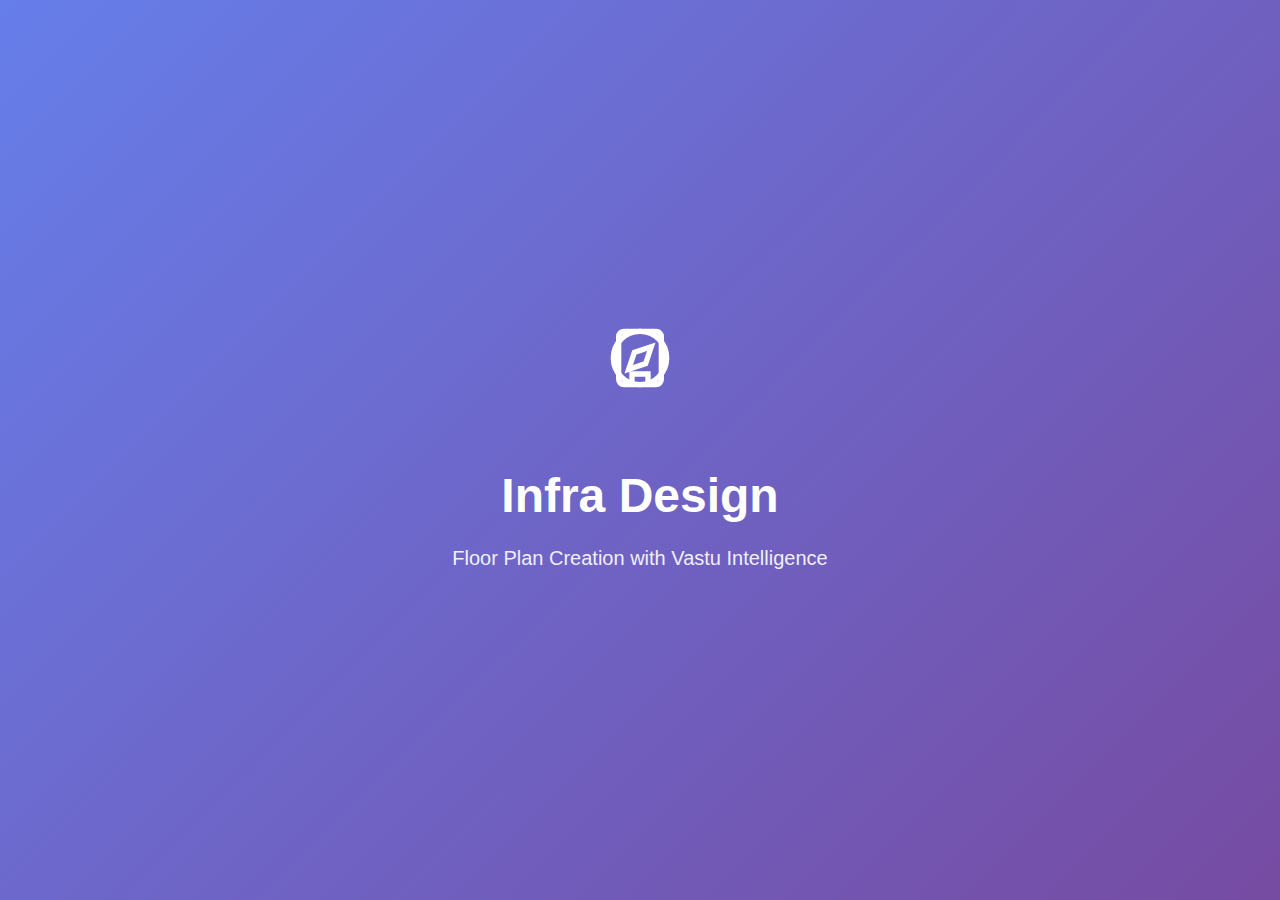
<file: index.html>
<!DOCTYPE html>
<html lang="en">
<head>
    <meta charset="UTF-8">
    <meta name="viewport" content="width=device-width, initial-scale=1.0">
    <title>Infra Design - Floor Plan Creation with Vastu Intelligence</title>
    <link rel="stylesheet" href="styles.css">
</head>
<body>
    <!-- Splash Screen -->
    <div id="splash-screen" class="splash-screen">
        <div class="splash-content">
            <div class="splash-icon-container">
                <svg class="splash-icon-home" viewBox="0 0 24 24" fill="none" stroke="currentColor" stroke-width="2">
                    <rect x="4" y="2" width="16" height="20" rx="2" ry="2"></rect>
                    <path d="M9 22v-4h6v4"></path>
                    <path d="M8 6h.01"></path>
                    <path d="M16 6h.01"></path>
                    <path d="M12 6h.01"></path>
                    <path d="M12 10h.01"></path>
                    <path d="M12 14h.01"></path>
                    <path d="M16 10h.01"></path>
                    <path d="M16 14h.01"></path>
                    <path d="M8 10h.01"></path>
                    <path d="M8 14h.01"></path>
                </svg>
                <svg class="splash-icon-compass" viewBox="0 0 24 24" fill="none" stroke="currentColor" stroke-width="2">
                    <circle cx="12" cy="12" r="10"></circle>
                    <polygon points="16.24 7.76 14.12 14.12 7.76 16.24 9.88 9.88 16.24 7.76"></polygon>
                </svg>
            </div>
            <h1 class="splash-title">Infra Design</h1>
            <p class="splash-subtitle">Floor Plan Creation with Vastu Intelligence</p>
            <div class="splash-dots">
                <div class="dot"></div>
                <div class="dot"></div>
                <div class="dot"></div>
            </div>
        </div>
    </div>

    <!-- Main App Container -->
    <div id="app" class="app-container" style="display: none;">
        <!-- Header -->
        <header class="header">
            <div class="header-content">
                <h1>🏠 Infra Design</h1>
                <p class="header-subtitle">Create your dream floor plan with Vastu intelligence</p>
            </div>
        </header>

        <!-- Main Container -->
        <div class="container">
            <!-- Progress Steps -->
            <div id="progressSteps" class="progress-steps"></div>

            <!-- Step Content -->
            <div id="stepContent" class="step-content"></div>

            <!-- Navigation Buttons -->
            <div class="nav-buttons">
                <button id="prevBtn" class="btn btn-secondary" onclick="previousStep()">
                    <svg class="icon" viewBox="0 0 24 24" fill="none" stroke="currentColor" stroke-width="2">
                        <path d="M15 18l-6-6 6-6"></path>
                    </svg>
                    Previous
                </button>
                <button id="nextBtn" class="btn btn-primary" onclick="nextStep()">
                    Next
                    <svg class="icon" viewBox="0 0 24 24" fill="none" stroke="currentColor" stroke-width="2">
                        <path d="M9 18l6-6-6-6"></path>
                    </svg>
                </button>
            </div>
        </div>
    </div>

    <!-- Scripts -->
    <script src="data.js"></script>
    <script src="clean-3d-renderer.js"></script>
    <script src="app.js"></script>
</body>
</html>
</file>
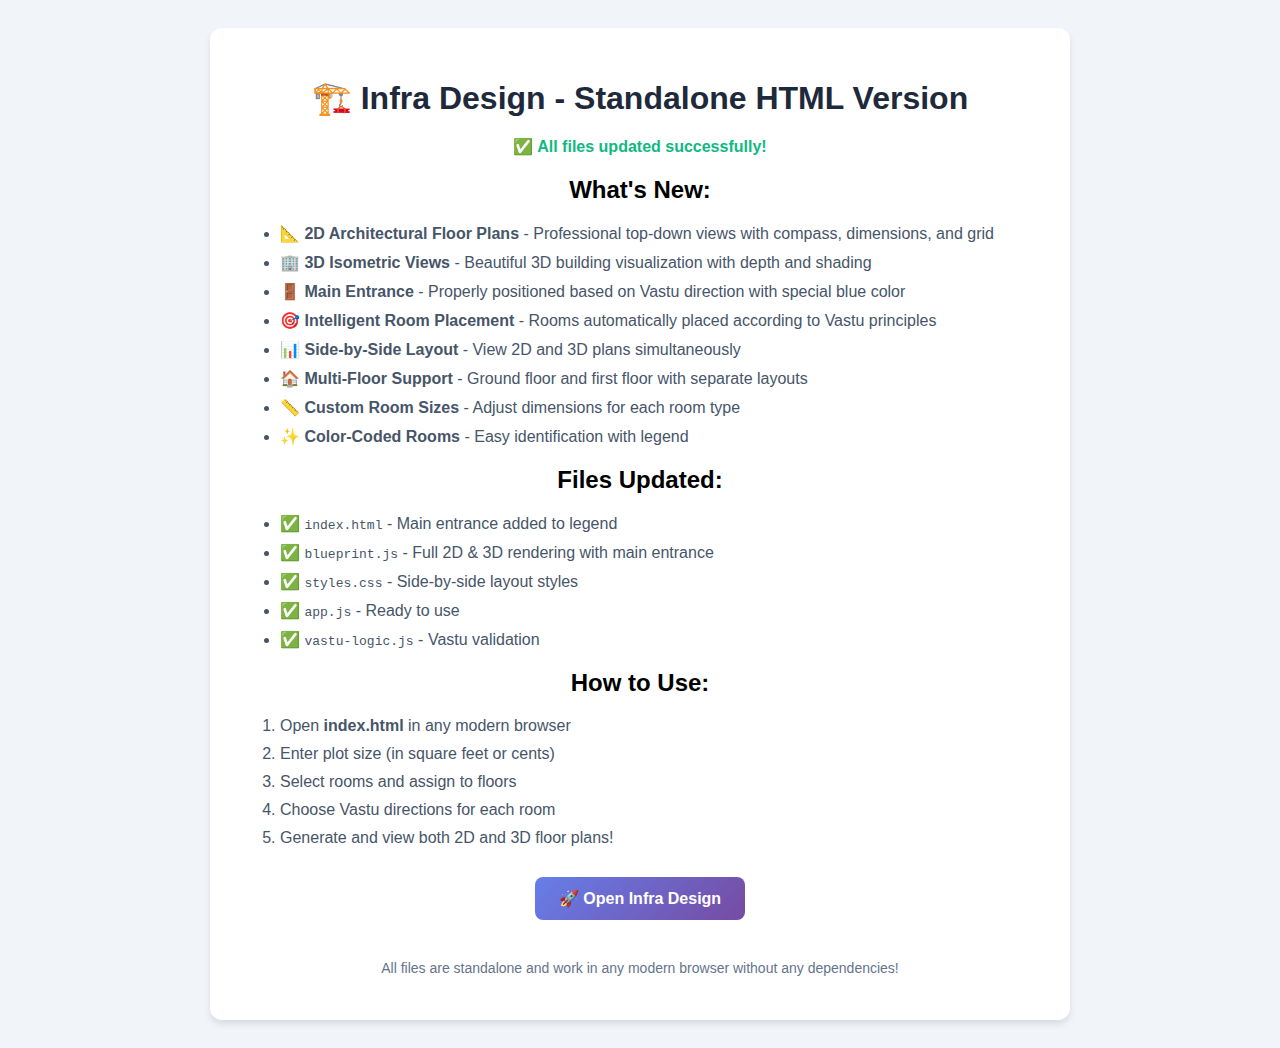
<file: test-standalone.html>
<!DOCTYPE html>
<html lang="en">
<head>
    <meta charset="UTF-8">
    <meta name="viewport" content="width=device-width, initial-scale=1.0">
    <title>Test Standalone - Infra Design</title>
    <style>
        body {
            font-family: Arial, sans-serif;
            background: #f1f5f9;
            padding: 20px;
            text-align: center;
        }
        .info-box {
            background: white;
            border-radius: 12px;
            padding: 30px;
            max-width: 800px;
            margin: 0 auto;
            box-shadow: 0 4px 6px rgba(0,0,0,0.1);
        }
        h1 {
            color: #1e293b;
            margin-bottom: 20px;
        }
        .btn {
            display: inline-block;
            background: linear-gradient(135deg, #667eea 0%, #764ba2 100%);
            color: white;
            padding: 12px 24px;
            border-radius: 8px;
            text-decoration: none;
            margin: 10px;
            font-weight: 600;
        }
        .btn:hover {
            transform: translateY(-2px);
            box-shadow: 0 4px 12px rgba(102, 126, 234, 0.4);
        }
        .feature-list {
            text-align: left;
            margin: 20px 0;
            padding-left: 40px;
        }
        .feature-list li {
            margin: 10px 0;
            color: #475569;
        }
        .success {
            color: #10b981;
            font-weight: bold;
        }
    </style>
</head>
<body>
    <div class="info-box">
        <h1>🏗️ Infra Design - Standalone HTML Version</h1>
        <p class="success">✅ All files updated successfully!</p>
        
        <h2>What's New:</h2>
        <ul class="feature-list">
            <li>📐 <strong>2D Architectural Floor Plans</strong> - Professional top-down views with compass, dimensions, and grid</li>
            <li>🏢 <strong>3D Isometric Views</strong> - Beautiful 3D building visualization with depth and shading</li>
            <li>🚪 <strong>Main Entrance</strong> - Properly positioned based on Vastu direction with special blue color</li>
            <li>🎯 <strong>Intelligent Room Placement</strong> - Rooms automatically placed according to Vastu principles</li>
            <li>📊 <strong>Side-by-Side Layout</strong> - View 2D and 3D plans simultaneously</li>
            <li>🏠 <strong>Multi-Floor Support</strong> - Ground floor and first floor with separate layouts</li>
            <li>📏 <strong>Custom Room Sizes</strong> - Adjust dimensions for each room type</li>
            <li>✨ <strong>Color-Coded Rooms</strong> - Easy identification with legend</li>
        </ul>

        <h2>Files Updated:</h2>
        <ul class="feature-list">
            <li>✅ <code>index.html</code> - Main entrance added to legend</li>
            <li>✅ <code>blueprint.js</code> - Full 2D & 3D rendering with main entrance</li>
            <li>✅ <code>styles.css</code> - Side-by-side layout styles</li>
            <li>✅ <code>app.js</code> - Ready to use</li>
            <li>✅ <code>vastu-logic.js</code> - Vastu validation</li>
        </ul>

        <h2>How to Use:</h2>
        <ol class="feature-list">
            <li>Open <strong>index.html</strong> in any modern browser</li>
            <li>Enter plot size (in square feet or cents)</li>
            <li>Select rooms and assign to floors</li>
            <li>Choose Vastu directions for each room</li>
            <li>Generate and view both 2D and 3D floor plans!</li>
        </ol>

        <a href="index.html" class="btn">🚀 Open Infra Design</a>
        
        <p style="margin-top: 30px; color: #64748b; font-size: 14px;">
            All files are standalone and work in any modern browser without any dependencies!
        </p>
    </div>
</body>
</html>
</file>
<file: styles.css>
/* Reset & Base Styles */
* {
    margin: 0;
    padding: 0;
    box-sizing: border-box;
}

body {
    font-family: -apple-system, BlinkMacSystemFont, 'Segoe UI', 'Roboto', 'Oxygen', 'Ubuntu', 'Cantarell', sans-serif;
    line-height: 1.6;
    color: #1e293b;
    background: linear-gradient(135deg, #667eea 0%, #764ba2 100%);
    min-height: 100vh;
}

/* Splash Screen */
.splash-screen {
    position: fixed;
    top: 0;
    left: 0;
    width: 100%;
    height: 100vh;
    background: linear-gradient(135deg, #667eea 0%, #764ba2 100%);
    display: flex;
    align-items: center;
    justify-content: center;
    z-index: 9999;
}

.splash-content {
    text-align: center;
    color: white;
}

.splash-icon-container {
    position: relative;
    width: 100px;
    height: 100px;
    margin: 0 auto 2rem;
}

.splash-icon-home,
.splash-icon-compass {
    position: absolute;
    width: 64px;
    height: 64px;
    stroke: white;
}

.splash-icon-home {
    top: 0;
    left: 18px;
    animation: iconSlideUp 0.6s ease-out;
}

.splash-icon-compass {
    top: 0;
    left: 18px;
    animation: iconRotate 2s ease-in-out infinite;
}

@keyframes iconSlideUp {
    from {
        transform: translateY(20px);
        opacity: 0;
    }
    to {
        transform: translateY(0);
        opacity: 1;
    }
}

@keyframes iconRotate {
    0%, 100% {
        transform: rotate(0deg);
    }
    50% {
        transform: rotate(180deg);
    }
}

.splash-title {
    font-size: 3rem;
    font-weight: 700;
    margin-bottom: 0.5rem;
    animation: fadeInUp 0.8s ease-out 0.2s both;
}

.splash-subtitle {
    font-size: 1.25rem;
    opacity: 0.9;
    animation: fadeInUp 0.8s ease-out 0.4s both;
}

@keyframes fadeInUp {
    from {
        transform: translateY(20px);
        opacity: 0;
    }
    to {
        transform: translateY(0);
        opacity: 1;
    }
}

.splash-loader {
    display: flex;
    justify-content: center;
    gap: 0.5rem;
    margin-top: 2rem;
}

.splash-dot {
    width: 12px;
    height: 12px;
    background: white;
    border-radius: 50%;
    animation: dotBounce 1.4s infinite ease-in-out both;
}

.splash-dot:nth-child(1) {
    animation-delay: -0.32s;
}

.splash-dot:nth-child(2) {
    animation-delay: -0.16s;
}

@keyframes dotBounce {
    0%, 80%, 100% {
        transform: scale(0);
    }
    40% {
        transform: scale(1);
    }
}

/* Main App */
.main-app {
    animation: fadeIn 0.5s ease-out;
}

@keyframes fadeIn {
    from {
        opacity: 0;
    }
    to {
        opacity: 1;
    }
}

.container {
    max-width: 100%;
    padding: 2rem 1rem;
}

/* Header */
.header {
    text-align: center;
    margin-bottom: 3rem;
    color: white;
}

.header-content {
    display: flex;
    align-items: center;
    justify-content: center;
    gap: 1rem;
    margin-bottom: 0.5rem;
}

.header-icon {
    width: 48px;
    height: 48px;
}

.header h1 {
    font-size: 2.5rem;
    font-weight: 700;
}

.header-subtitle {
    font-size: 1.125rem;
    opacity: 0.9;
}

/* Max Width Container */
.max-width-container {
    max-width: 1200px;
    margin: 0 auto;
}

/* Progress Steps */
.progress-steps {
    display: flex;
    justify-content: space-between;
    margin-bottom: 2rem;
    background: rgba(255, 255, 255, 0.1);
    backdrop-filter: blur(10px);
    padding: 1.5rem;
    border-radius: 12px;
}

.step-container {
    display: flex;
    align-items: center;
    flex: 1;
}

.step {
    display: flex;
    flex-direction: column;
    align-items: center;
    gap: 0.5rem;
}

.step-circle {
    width: 48px;
    height: 48px;
    border-radius: 50%;
    background: rgba(255, 255, 255, 0.2);
    color: white;
    display: flex;
    align-items: center;
    justify-content: center;
    font-weight: 600;
    font-size: 1.125rem;
    transition: all 0.3s ease;
}

.step-circle.active {
    background: white;
    color: #667eea;
    box-shadow: 0 4px 12px rgba(0, 0, 0, 0.15);
}

.step-circle.completed {
    background: #10b981;
    color: white;
}

.step-label {
    color: white;
    font-size: 0.875rem;
    font-weight: 500;
    text-align: center;
}

.step-line {
    flex: 1;
    height: 2px;
    background: rgba(255, 255, 255, 0.3);
    margin: 0 1rem;
}

/* Content Card */
.content-card {
    background: white;
    border-radius: 16px;
    padding: 2rem;
    box-shadow: 0 10px 40px rgba(0, 0, 0, 0.1);
    min-height: 500px;
}

.step-content h2 {
    font-size: 2rem;
    margin-bottom: 0.5rem;
    color: #1e293b;
}

.step-description {
    color: #64748b;
    margin-bottom: 2rem;
    font-size: 1rem;
}

/* Form Elements */
.form-group {
    margin-bottom: 1.5rem;
}

.form-group label {
    display: block;
    font-weight: 600;
    margin-bottom: 0.5rem;
    color: #334155;
}

.form-group input[type="number"],
.form-group input[type="text"] {
    width: 100%;
    padding: 0.75rem 1rem;
    border: 2px solid #e2e8f0;
    border-radius: 8px;
    font-size: 1rem;
    transition: all 0.2s;
}

.form-group input:focus {
    outline: none;
    border-color: #667eea;
    box-shadow: 0 0 0 3px rgba(102, 126, 234, 0.1);
}

.radio-group {
    display: flex;
    flex-direction: column;
    gap: 0.75rem;
}

.radio-label {
    display: flex;
    align-items: center;
    gap: 0.75rem;
    padding: 1rem;
    border: 2px solid #e2e8f0;
    border-radius: 8px;
    cursor: pointer;
    transition: all 0.2s;
}

.radio-label:hover {
    border-color: #667eea;
    background: #f8f9ff;
}

.radio-label input[type="radio"] {
    width: 20px;
    height: 20px;
    cursor: pointer;
}

.radio-label input[type="radio"]:checked + span {
    color: #667eea;
    font-weight: 600;
}

/* Info Box */
.info-box {
    background: #f1f5f9;
    border-left: 4px solid #667eea;
    padding: 1rem;
    border-radius: 8px;
    margin: 1.5rem 0;
}

.info-box p {
    margin: 0.25rem 0;
    color: #475569;
}

/* Tabs */
.tabs-container {
    margin-bottom: 2rem;
}

.tabs-list {
    display: flex;
    gap: 0.5rem;
    border-bottom: 2px solid #e2e8f0;
    margin-bottom: 1.5rem;
}

.tab-trigger {
    padding: 0.75rem 1.5rem;
    background: none;
    border: none;
    border-bottom: 2px solid transparent;
    font-size: 1rem;
    font-weight: 500;
    color: #64748b;
    cursor: pointer;
    transition: all 0.2s;
    margin-bottom: -2px;
}

.tab-trigger:hover {
    color: #667eea;
}

.tab-trigger.active {
    color: #667eea;
    border-bottom-color: #667eea;
}

.tab-content {
    display: none;
}

.tab-content.active {
    display: block;
}

/* Room Count Grid */
.room-count-grid {
    display: grid;
    grid-template-columns: repeat(auto-fill, minmax(280px, 1fr));
    gap: 1rem;
    margin-bottom: 1.5rem;
}

.room-count-item {
    padding: 1rem;
    border: 2px solid #e2e8f0;
    border-radius: 12px;
    transition: all 0.2s;
}

.room-count-item:hover {
    border-color: #667eea;
    box-shadow: 0 4px 12px rgba(102, 126, 234, 0.1);
}

.room-label {
    display: flex;
    align-items: center;
    gap: 0.5rem;
    font-weight: 600;
    margin-bottom: 0.75rem;
    color: #334155;
}

.room-icon {
    font-size: 1.5rem;
}

.counter-controls {
    display: flex;
    align-items: center;
    gap: 1rem;
}

.counter-btn {
    width: 36px;
    height: 36px;
    border: none;
    background: #667eea;
    color: white;
    border-radius: 8px;
    font-size: 1.25rem;
    cursor: pointer;
    transition: all 0.2s;
    display: flex;
    align-items: center;
    justify-content: center;
}

.counter-btn:hover {
    background: #5568d3;
    transform: scale(1.05);
}

.counter-btn:disabled {
    background: #cbd5e1;
    cursor: not-allowed;
    transform: scale(1);
}

.counter-value {
    flex: 1;
    text-align: center;
    font-size: 1.25rem;
    font-weight: 600;
    color: #1e293b;
}

/* Room Sizes Section */
.room-sizes-section {
    margin: 2rem 0;
    padding: 1.5rem;
    background: #f8fafc;
    border-radius: 12px;
    border: 2px solid #e2e8f0;
}

.section-title {
    display: flex;
    align-items: center;
    gap: 0.5rem;
    font-size: 1.25rem;
    margin-bottom: 0.5rem;
    color: #1e293b;
}

.section-description {
    color: #64748b;
    margin-bottom: 1rem;
    font-size: 0.875rem;
}

.room-sizes-grid {
    display: grid;
    grid-template-columns: repeat(auto-fill, minmax(250px, 1fr));
    gap: 1rem;
}

.room-size-item {
    background: white;
    padding: 1rem;
    border-radius: 8px;
    border: 1px solid #e2e8f0;
}

.room-size-label {
    font-weight: 600;
    margin-bottom: 0.5rem;
    color: #334155;
    font-size: 0.875rem;
}

.size-inputs {
    display: flex;
    align-items: center;
    gap: 0.5rem;
}

.size-input-group {
    flex: 1;
    display: flex;
    flex-direction: column;
    gap: 0.25rem;
}

.size-input-group label {
    font-size: 0.75rem;
    color: #64748b;
    font-weight: 500;
}

.size-input-group input {
    width: 100%;
    padding: 0.5rem;
    border: 1px solid #e2e8f0;
    border-radius: 6px;
    font-size: 0.875rem;
}

.size-inputs span {
    color: #94a3b8;
    font-weight: 600;
}

/* Direction Grid */
.direction-grid {
    display: grid;
    grid-template-columns: repeat(auto-fill, minmax(300px, 1fr));
    gap: 1.5rem;
    margin-top: 1.5rem;
}

.direction-item {
    padding: 1.5rem;
    border: 2px solid #e2e8f0;
    border-radius: 12px;
    transition: all 0.2s;
}

.direction-item.vastu-good {
    background: #f0fdf4;
    border-color: #22c55e;
}

.direction-item.vastu-neutral {
    background: #fffbeb;
    border-color: #fbbf24;
}

.direction-item.vastu-bad {
    background: #fef2f2;
    border-color: #ef4444;
}

.direction-header {
    display: flex;
    align-items: center;
    justify-content: space-between;
    margin-bottom: 1rem;
}

.direction-label {
    display: flex;
    align-items: center;
    gap: 0.5rem;
    font-weight: 600;
    color: #334155;
}

.vastu-badge {
    padding: 0.25rem 0.75rem;
    border-radius: 12px;
    font-size: 0.75rem;
    font-weight: 600;
    text-transform: uppercase;
}

.vastu-badge.good {
    background: #22c55e;
    color: white;
}

.vastu-badge.neutral {
    background: #fbbf24;
    color: white;
}

.vastu-badge.bad {
    background: #ef4444;
    color: white;
}

.direction-select {
    width: 100%;
    padding: 0.75rem;
    border: 2px solid #e2e8f0;
    border-radius: 8px;
    font-size: 1rem;
    cursor: pointer;
    background: white;
}

.direction-select:focus {
    outline: none;
    border-color: #667eea;
}

.vastu-message {
    margin-top: 0.75rem;
    padding: 0.75rem;
    border-radius: 6px;
    font-size: 0.875rem;
}

.vastu-message.good {
    background: #dcfce7;
    color: #166534;
}

.vastu-message.neutral {
    background: #fef3c7;
    color: #92400e;
}

.vastu-message.bad {
    background: #fee2e2;
    color: #991b1b;
}

/* Vastu Toggle */
.vastu-toggle {
    display: flex;
    align-items: center;
    justify-content: space-between;
    padding: 1.5rem;
    background: #f8fafc;
    border-radius: 12px;
    margin-bottom: 2rem;
}

.vastu-toggle-content {
    display: flex;
    align-items: center;
    gap: 1rem;
}

.vastu-toggle-content svg {
    width: 24px;
    height: 24px;
    color: #667eea;
}

.vastu-toggle-title {
    font-weight: 600;
    color: #1e293b;
    margin-bottom: 0.25rem;
}

.vastu-toggle-desc {
    font-size: 0.875rem;
    color: #64748b;
}

/* Switch Toggle */
.switch {
    position: relative;
    display: inline-block;
    width: 60px;
    height: 34px;
}

.switch input {
    opacity: 0;
    width: 0;
    height: 0;
}

.slider {
    position: absolute;
    cursor: pointer;
    top: 0;
    left: 0;
    right: 0;
    bottom: 0;
    background-color: #cbd5e1;
    transition: 0.4s;
    border-radius: 34px;
}

.slider:before {
    position: absolute;
    content: "";
    height: 26px;
    width: 26px;
    left: 4px;
    bottom: 4px;
    background-color: white;
    transition: 0.4s;
    border-radius: 50%;
}

input:checked + .slider {
    background-color: #667eea;
}

input:checked + .slider:before {
    transform: translateX(26px);
}

/* Buttons */
.btn {
    display: inline-flex;
    align-items: center;
    gap: 0.5rem;
    padding: 0.75rem 1.5rem;
    border: none;
    border-radius: 8px;
    font-size: 1rem;
    font-weight: 600;
    cursor: pointer;
    transition: all 0.2s;
}

.btn svg {
    width: 20px;
    height: 20px;
}

.btn-primary {
    background: #667eea;
    color: white;
}

.btn-primary:hover {
    background: #5568d3;
    transform: translateY(-2px);
    box-shadow: 0 4px 12px rgba(102, 126, 234, 0.4);
}

.btn-outline {
    background: white;
    color: #667eea;
    border: 2px solid #667eea;
}

.btn-outline:hover {
    background: #f8f9ff;
    transform: translateY(-2px);
}

.button-group {
    display: flex;
    gap: 1rem;
    margin-top: 2rem;
}

/* Card */
.card {
    background: white;
    border-radius: 12px;
    border: 2px solid #e2e8f0;
    overflow: hidden;
    margin-bottom: 2rem;
}

.card-header {
    display: flex;
    align-items: center;
    gap: 0.75rem;
    padding: 1.5rem;
    border-bottom: 2px solid #e2e8f0;
    background: #f8fafc;
}

.card-header svg {
    width: 24px;
    height: 24px;
    color: #667eea;
}

.card-header h3 {
    font-size: 1.25rem;
    color: #1e293b;
}

.card-body {
    padding: 1.5rem;
}

/* Plot Info */
.plot-info {
    background: #f1f5f9;
    padding: 1rem;
    border-radius: 8px;
    margin-bottom: 1.5rem;
    color: #475569;
}

/* Blueprint Container */
#blueprintContainer {
    margin: 2rem 0;
}

.floor-plan {
    margin-bottom: 3rem;
}

.floor-title {
    font-size: 1.5rem;
    font-weight: 600;
    margin-bottom: 1rem;
    color: #1e293b;
    display: flex;
    align-items: center;
    gap: 0.5rem;
}

.floor-canvas-container {
    background: white;
    border: 2px solid #e2e8f0;
    border-radius: 8px;
    padding: 1rem;
    overflow-x: auto;
}

.floor-canvas {
    display: block;
    max-width: 100%;
    height: auto;
}

/* Legend */
.legend-container {
    margin-top: 1.5rem;
    padding: 1rem;
    background: #f8fafc;
    border-radius: 8px;
}

.legend-container h4 {
    font-size: 1rem;
    font-weight: 600;
    margin-bottom: 1rem;
    color: #475569;
}

.legend-grid {
    display: grid;
    grid-template-columns: repeat(auto-fill, minmax(150px, 1fr));
    gap: 0.75rem;
}

.legend-item {
    display: flex;
    align-items: center;
    gap: 0.5rem;
}

.legend-color {
    width: 16px;
    height: 16px;
    border-radius: 4px;
}

.legend-item span {
    font-size: 0.875rem;
    color: #475569;
}

/* Report */
.report-card {
    margin-top: 2rem;
}

.report-section {
    margin-bottom: 2rem;
}

.report-section h4 {
    font-size: 1.125rem;
    font-weight: 600;
    margin-bottom: 1rem;
    color: #1e293b;
}

.report-grid {
    display: grid;
    grid-template-columns: repeat(auto-fill, minmax(200px, 1fr));
    gap: 1rem;
}

.report-item {
    padding: 1rem;
    background: #f8fafc;
    border-radius: 8px;
    border: 1px solid #e2e8f0;
}

.report-label {
    font-size: 0.875rem;
    color: #64748b;
    margin-bottom: 0.25rem;
}

.report-value {
    font-size: 1.25rem;
    font-weight: 600;
    color: #1e293b;
}

.vastu-score {
    display: flex;
    align-items: center;
    gap: 1rem;
    padding: 1.5rem;
    background: linear-gradient(135deg, #667eea 0%, #764ba2 100%);
    color: white;
    border-radius: 12px;
    margin-bottom: 1.5rem;
}

.vastu-score-value {
    font-size: 3rem;
    font-weight: 700;
}

.vastu-score-label {
    font-size: 1rem;
    opacity: 0.9;
}

.vastu-recommendations {
    list-style: none;
}

.vastu-recommendations li {
    padding: 0.75rem;
    margin-bottom: 0.5rem;
    background: #fef3c7;
    border-left: 4px solid #fbbf24;
    border-radius: 4px;
    color: #92400e;
}

/* Responsive */
@media (max-width: 768px) {
    .header h1 {
        font-size: 2rem;
    }

    .splash-title {
        font-size: 2rem;
    }

    .progress-steps {
        padding: 1rem;
    }

    .step-label {
        font-size: 0.75rem;
    }

    .content-card {
        padding: 1.5rem;
    }

    .room-count-grid,
    .room-sizes-grid,
    .direction-grid {
        grid-template-columns: 1fr;
    }

    .button-group {
        flex-direction: column;
    }

    .btn {
        width: 100%;
        justify-content: center;
    }

    .legend-grid {
        grid-template-columns: repeat(2, 1fr);
    }
}
</file>
